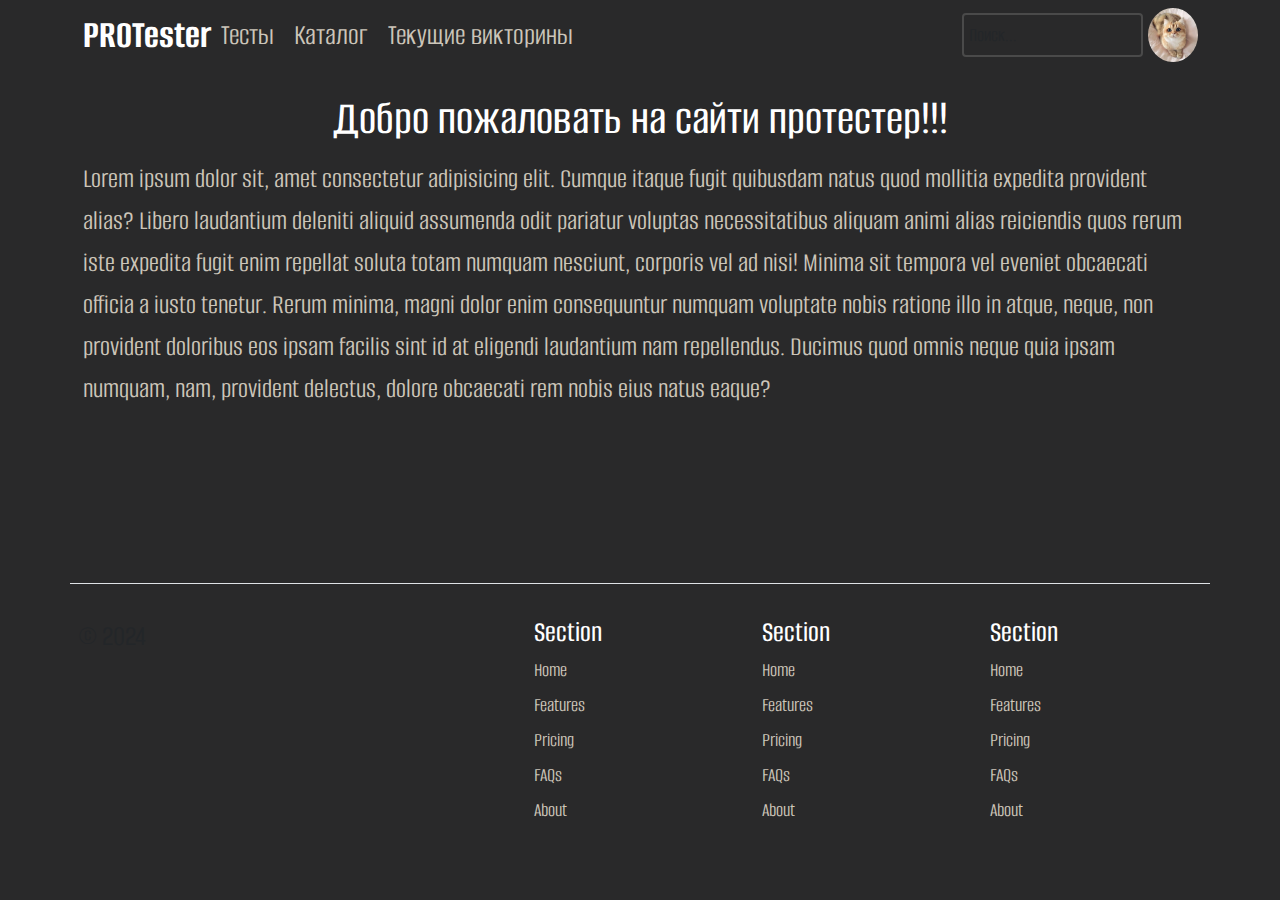
<file: assets/index.html>
<!DOCTYPE html>
<html lang="en">
<head>
    <meta charset="utf-8">
    <meta name="viewport" content="width=device-width, initial-scale=1">

    <link rel="stylesheet" href="../css/reset.css" />
    <link rel="stylesheet" href="../css/bootstrap.min.css" />
    <link rel="stylesheet" href="../css/fonts.css" />
    <link rel="stylesheet" href="../css/base.css" />
    <link rel="stylesheet" href="../css/components.css" />
    <link rel="stylesheet" href="../css/index.css">
    <link rel="stylesheet" href="../css/stylesheet.css">
    <link rel="icon" href="img/favicon.ico" type="image">

    
    <title>PROTester</title>
</head>

<body class="dark">
    <header class="container p-2">
        <div class="container">
            <div class="d-flex flex-wrap align-items-center justify-content-center justify-content-lg-start">
            <a href="#" class="text-decoration-none align-items-center mb-2 mb-lg-0 fw-bold" style="color: white; font-size: 4rem;">
                PROTester
            </a>
        
            <ul class="nav col-12 col-lg-auto me-lg-auto mb-2 justify-content-center mb-md-0">
                <li><a href="#" class="custom-link nav-link nav-a ">Тесты</a></li>
                <li><a href="#" class="custom-link nav-link nav-a ">Каталог</a></li>
                <li><a href="#" class="custom-link nav-link nav-a ">Текущие викторины</a></li>
            </ul>
        
            <form class="col-12 col-lg-auto mb-3 mb-lg-0 me-lg-3" role="search">
                <input type="search" class="form-control custom-search" placeholder="Поиск...">
            </form>

            <a class="profile-link" href="#"><img class="img-link" src="../img/default.png" alt="user image"></a>        
            </div>
        </div>
    </header>

    <main class="container">
        <h1 class="col-lg-auto col-12">Добро пожаловать на сайти протестер!!!</h1>
        <p class="p-2 col-lg-auto col-12">Lorem ipsum dolor sit, amet consectetur adipisicing elit. Cumque itaque fugit quibusdam natus quod mollitia expedita provident alias? Libero laudantium deleniti aliquid assumenda odit pariatur voluptas necessitatibus aliquam animi alias reiciendis quos rerum iste expedita fugit enim repellat soluta totam numquam nesciunt, corporis vel ad nisi! Minima sit tempora vel eveniet obcaecati officia a iusto tenetur. Rerum minima, magni dolor enim consequuntur numquam voluptate nobis ratione illo in atque, neque, non provident doloribus eos ipsam facilis sint id at eligendi laudantium nam repellendus. Ducimus quod omnis neque quia ipsam numquam, nam, provident delectus, dolore obcaecati rem nobis eius natus eaque?</p>

    </main>

    <footer class="container">
        <div class="row row-cols-1 row-cols-sm-2 row-cols-md-5 py-5 my-5 border-top">
                      <div class="col mb-3">

            <p class="text-body-secondary">© 2024</p>
          </div>
      
          <div class="col mb-3">
      
          </div>
      
          <div class="col mb-3">
            <h5>Section</h5>
            <ul class="nav flex-column fs-2">
              <li class="nav-item mb-2"><a href="#" class="custom-link nav-link p-0">Home</a></li>
              <li class="nav-item mb-2"><a href="#" class="custom-link nav-link p-0">Features</a></li>
              <li class="nav-item mb-2"><a href="#" class="custom-link nav-link p-0">Pricing</a></li>
              <li class="nav-item mb-2"><a href="#" class="custom-link nav-link p-0">FAQs</a></li>
              <li class="nav-item mb-2"><a href="#" class="custom-link nav-link p-0">About</a></li>
            </ul>
          </div>
      
          <div class="col mb-3">
            <h5>Section</h5>
            <ul class="nav flex-column fs-2">
              <li class="nav-item mb-2"><a href="#" class="custom-link nav-link p-0">Home</a></li>
              <li class="nav-item mb-2"><a href="#" class="custom-link nav-link p-0">Features</a></li>
              <li class="nav-item mb-2"><a href="#" class="custom-link nav-link p-0">Pricing</a></li>
              <li class="nav-item mb-2"><a href="#" class="custom-link nav-link p-0">FAQs</a></li>
              <li class="nav-item mb-2"><a href="#" class="custom-link nav-link p-0">About</a></li>
            </ul>
          </div>
      
          <div class="col mb-3">
            <h5>Section</h5>
            <ul class="nav flex-column fs-2">
              <li class="nav-item mb-2"><a href="#" class="custom-link nav-link p-0">Home</a></li>
              <li class="nav-item mb-2"><a href="#" class="custom-link nav-link p-0">Features</a></li>
              <li class="nav-item mb-2"><a href="#" class="custom-link nav-link p-0">Pricing</a></li>
              <li class="nav-item mb-2"><a href="#" class="custom-link nav-link p-0">FAQs</a></li>
              <li class="nav-item mb-2"><a href="#" class="custom-link nav-link p-0">About</a></li>
            </ul>
          </div>
        </div>
    </footer>

    <script src="../js/bootstrap.bundle.min.js"></script>

  </body>
</html>
</file>
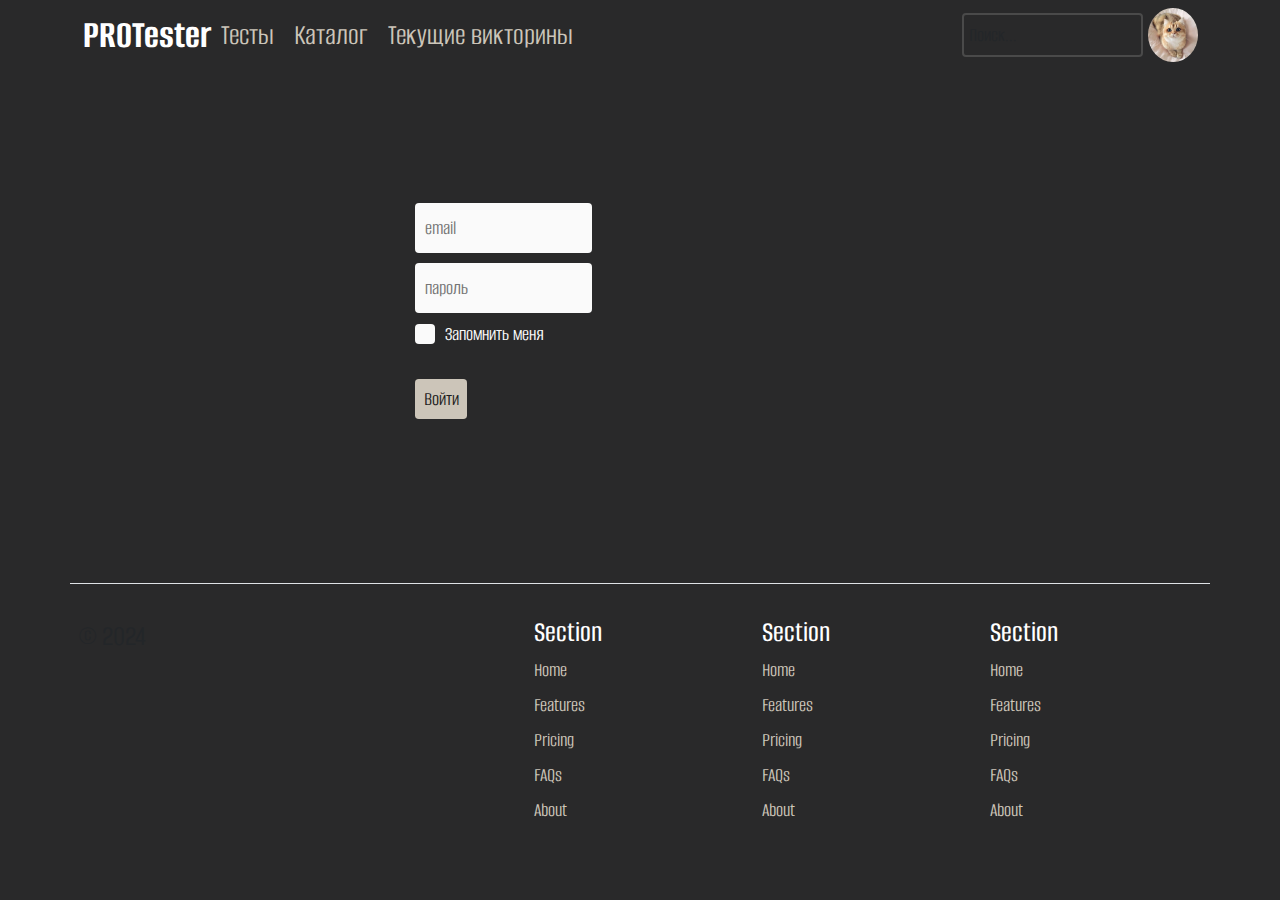
<file: assets/login.html>
<!DOCTYPE html>
<html lang="en">
<head>
    <meta charset="UTF-8">
    <meta name="viewport" content="width=device-width, initial-scale=1.0">
    <link rel="stylesheet" href="../css/reset.css" />
    <link rel="stylesheet" href="../css/bootstrap.min.css" />
    <link rel="stylesheet" href="../css/fonts.css" />
    <link rel="stylesheet" href="../css/base.css" />
    <link rel="stylesheet" href="../css/components.css" />
    <link rel="stylesheet" href="../css/index.css">
    <link rel="stylesheet" href="../css/stylesheet.css">
    <title>Login</title>
</head>
<body class="dark">
    <header class="container p-2">
        <div class="container">
            <div class="d-flex flex-wrap align-items-center justify-content-center justify-content-lg-start">
            <a href="#" class="text-decoration-none align-items-center mb-2 mb-lg-0 fw-bold" style="color: white; font-size: 4rem;">
                PROTester
            </a>
        
            <ul class="nav col-12 col-lg-auto me-lg-auto mb-2 justify-content-center mb-md-0">
                <li><a href="#" class="custom-link nav-link nav-a ">Тесты</a></li>
                <li><a href="#" class="custom-link nav-link nav-a ">Каталог</a></li>
                <li><a href="#" class="custom-link nav-link nav-a ">Текущие викторины</a></li>
            </ul>
        
            <form class="col-12 col-lg-auto mb-3 mb-lg-0 me-lg-3" role="search">
                <input type="search" class="form-control custom-search" placeholder="Поиск...">
            </form>

            <a class="profile-link" href="#"><img class="img-link" src="../img/default.png" alt="user image"></a>        
            </div>
        </div>
    </header>

    <main class="container register-form">
        <div class="form-container d-flex justify-content-center align-items-center">
            <form>
                <div class="mb-3">
                    <input type="email" class="custom-input" id="inputEmail" placeholder="email">
                </div>
                <div class="mb-3">
                    <input type="password" class="custom-input" placeholder="пароль">
                </div>
                <div class="mb-3 checkbox-question-container">
                  <label class="w-100"> 
                    <input type="checkbox">
                    <span class="justify-content-lg-start">Запомнить меня</span>
                  </label>
                </div>
                <button type="submit" class="btn form-btn">Войти</button>
            </form>
        </div>

    </main>

    <footer class="container">
        <div class="row row-cols-1 row-cols-sm-2 row-cols-md-5 py-5 my-5 border-top">
                      <div class="col mb-3">

            <p class="text-body-secondary">© 2024</p>
          </div>
      
          <div class="col mb-3">
      
          </div>
      
          <div class="col mb-3">
            <h5>Section</h5>
            <ul class="nav flex-column fs-2">
              <li class="nav-item mb-2"><a href="#" class="custom-link nav-link p-0">Home</a></li>
              <li class="nav-item mb-2"><a href="#" class="custom-link nav-link p-0">Features</a></li>
              <li class="nav-item mb-2"><a href="#" class="custom-link nav-link p-0">Pricing</a></li>
              <li class="nav-item mb-2"><a href="#" class="custom-link nav-link p-0">FAQs</a></li>
              <li class="nav-item mb-2"><a href="#" class="custom-link nav-link p-0">About</a></li>
            </ul>
          </div>
      
          <div class="col mb-3">
            <h5>Section</h5>
            <ul class="nav flex-column fs-2">
              <li class="nav-item mb-2"><a href="#" class="custom-link nav-link p-0">Home</a></li>
              <li class="nav-item mb-2"><a href="#" class="custom-link nav-link p-0">Features</a></li>
              <li class="nav-item mb-2"><a href="#" class="custom-link nav-link p-0">Pricing</a></li>
              <li class="nav-item mb-2"><a href="#" class="custom-link nav-link p-0">FAQs</a></li>
              <li class="nav-item mb-2"><a href="#" class="custom-link nav-link p-0">About</a></li>
            </ul>
          </div>
      
          <div class="col mb-3">
            <h5>Section</h5>
            <ul class="nav flex-column fs-2">
              <li class="nav-item mb-2"><a href="#" class="custom-link nav-link p-0">Home</a></li>
              <li class="nav-item mb-2"><a href="#" class="custom-link nav-link p-0">Features</a></li>
              <li class="nav-item mb-2"><a href="#" class="custom-link nav-link p-0">Pricing</a></li>
              <li class="nav-item mb-2"><a href="#" class="custom-link nav-link p-0">FAQs</a></li>
              <li class="nav-item mb-2"><a href="#" class="custom-link nav-link p-0">About</a></li>
            </ul>
          </div>
        </div>
    </footer>

    <script src="../js/bootstrap.bundle.min.js"></script>
</body>
</html>
</file>
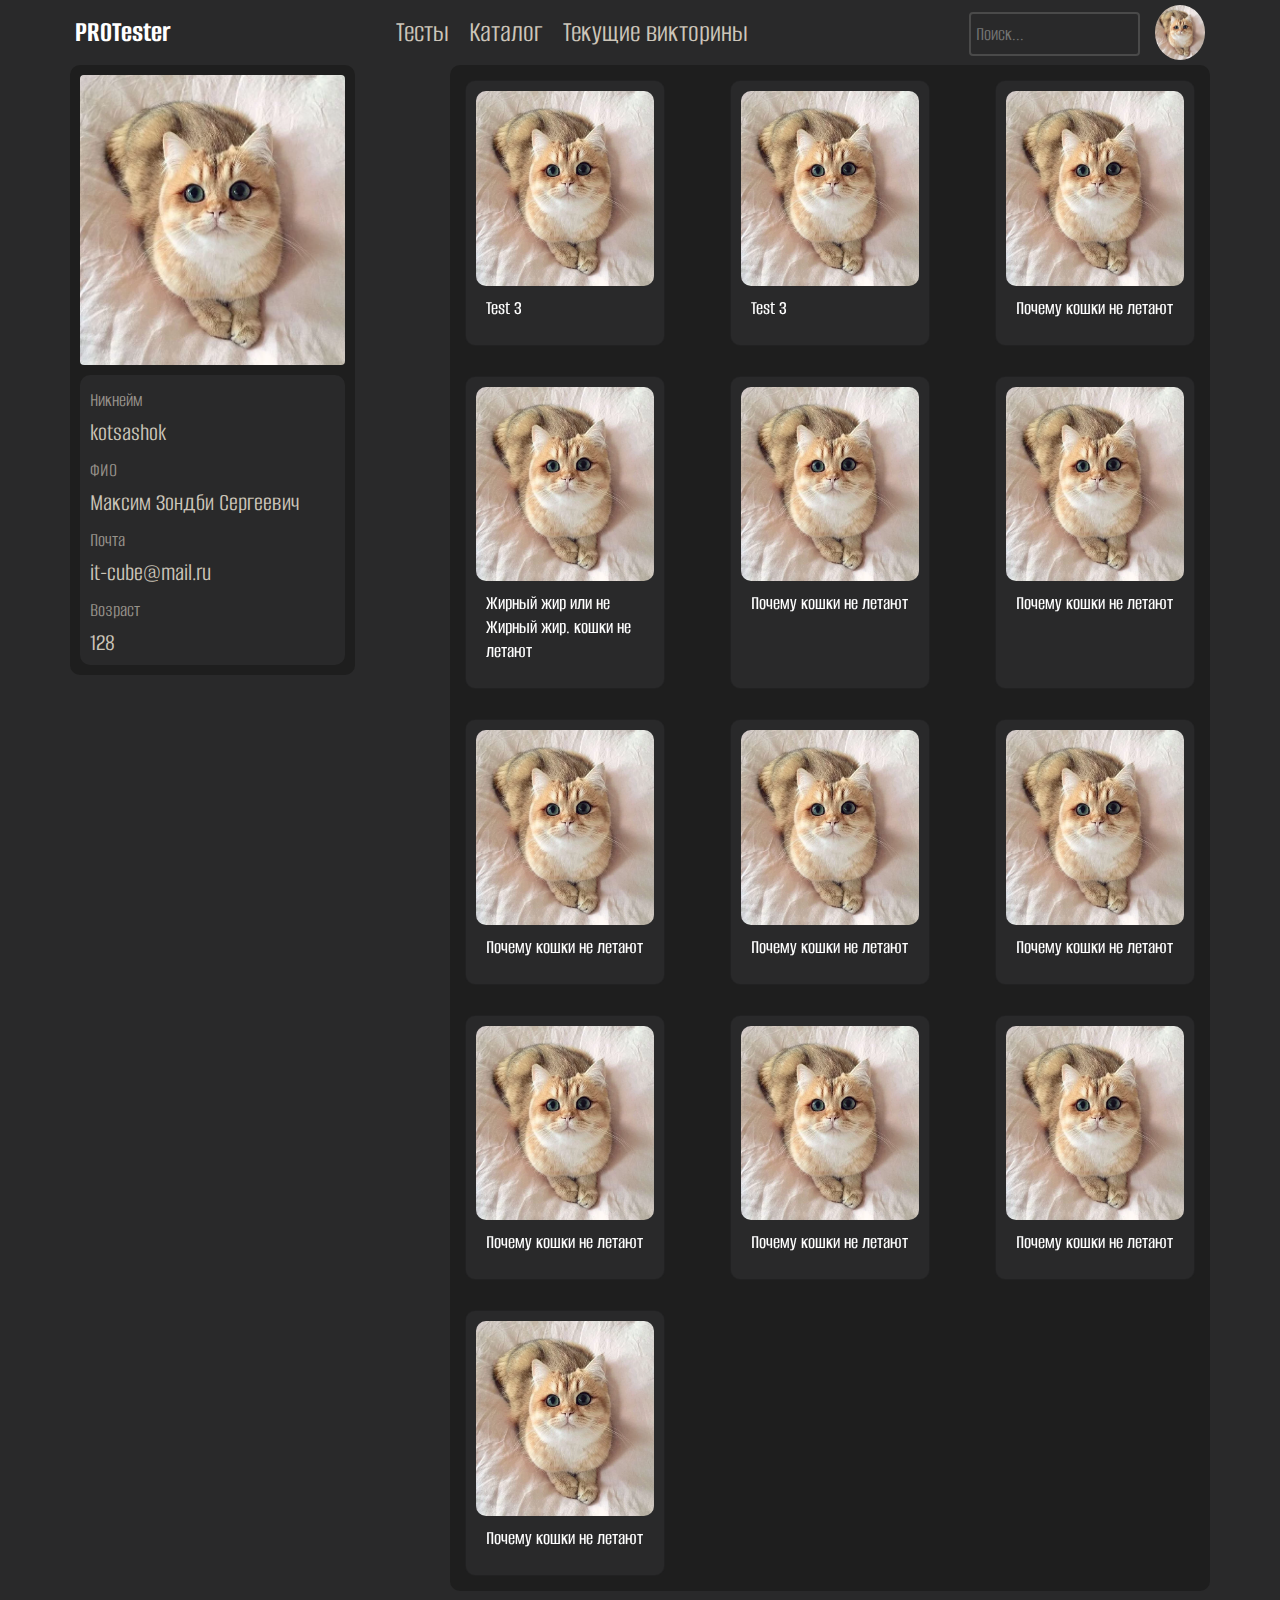
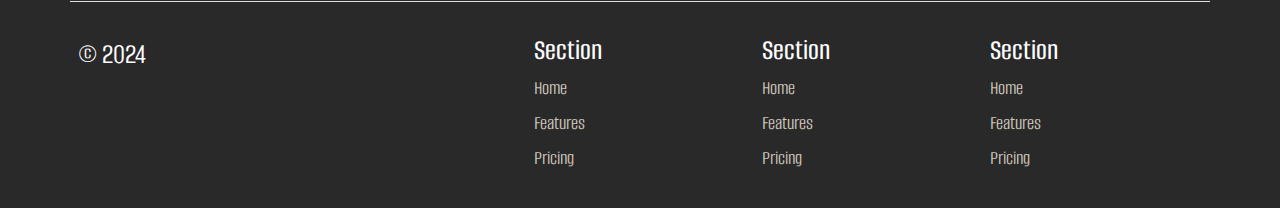
<file: assets/profile.html>
<!DOCTYPE html>
<html lang="en">
<head>
    <meta charset="UTF-8">
    <meta name="viewport" content="width=device-width, initial-scale=1.0">

    <link rel="stylesheet" href="../css/reset.css" />
    <link rel="stylesheet" href="../css/bootstrap.min.css" />
    <link rel="stylesheet" href="../css/fonts.css" />
    <link rel="stylesheet" href="../css/base.css" />
    <link rel="stylesheet" href="../css/components.css" />
    <link rel="stylesheet" href="../css/index.css">
    <link rel="stylesheet" href="../css/stylesheet.css">
    <link rel="icon" href="img/favicon.ico" type="image">

    <title>Profile</title>
</head>
<body class="dark">
    <header class="container p-2">
        <div class="d-flex flex-wrap align-items-center justify-content-between">
        <a href="#" class="text-decoration-none align-items-center mb-2 mb-lg-0 fw-bold me-3" style="color: white;">
            PROTester
        </a>
    
        <ul class="nav justify-content-center align-items-center">
            <li><a href="#" class="custom-link nav-link nav-a ">Тесты</a></li>
            <li><a href="#" class="custom-link nav-link nav-a ">Каталог</a></li>
            <li><a href="#" class="custom-link nav-link nav-a ">Текущие викторины</a></li>
        </ul>
        
            <div class="d-flex align-items-center">
            <form class="col-12 col-lg-auto mb-3 mb-lg-0 me-lg-3" role="search">
                <input type="search" class="custom-search" placeholder="Поиск...">
            </form>
    
            <a class="profile-link" href="#"><img class="img-link" src="../img/default.png" alt="user image"></a>        
            </div>
        </div>
    </header>

    <main class="container">
         <div class="row mb-3">
            <div class="profile-card col-12 col-md-3 p-3">
                <img src="../img/default.png" class="profile-img">

                <div class="profile-info">
                    <span>Никнейм</span>
                    <p>kotsashok</p>
                    <span>ФИО</span>
                    <p>Максим Зондби Сергеевич</p>
                    <span>Почта</span>
                    <p>it-cube@mail.ru</p>
                    <span>Возраст</span>
                    <p>128</p>
                
                </div>
            </div>
    
            <div class="fix-h completed-tests col-12 col-md-8 offset-md-1">
                <div class="completed-cards cards row">
                    <div class="card col-3 my-4 p-3">
                        <img class="w-100" src="../img/default.png" alt="Card image cap">
                        <div class="card-body">
                          <h5 class="card-h5-profile">Test 3</h5>
                        </div>

                        <div class="overlay">
                            <a href="#" class="btn completed-card-btn">Результаты</a>
                        </div>
                      </div>

                      <div class="card col-3 my-4 p-3">
                        <img class="w-100" src="../img/default.png" alt="Card image cap">
                        <div class="card-body">
                          <h5 class="card-h5-profile">Test 3</h5>
                        </div>

                        <div class="overlay">
                            <a href="#" class="btn completed-card-btn">Результаты</a>
                        </div>
                      </div>

                      <div class="card col-3 my-4 p-3">
                        <img class="w-100" src="../img/default.png" alt="Card image cap">
                        <div class="card-body">
                          <h5 class="card-h5-profile">Почему кошки не летают</h5>
                        </div>

                        <div class="overlay">
                            <a href="#" class="btn card-btn">Результаты</a>
                        </div>
                      </div>

                      <div class="card col-3 my-4 p-3">
                        <img class="w-100" src="../img/default.png" alt="Card image cap">
                        <div class="card-body">
                          <h5 class="card-h5-profile">Жирный жир или не Жирный жир. кошки не летают</h5>
                        </div>

                        <div class="overlay">
                            <a href="#" class="btn completed-card-btn">Результаты</a>
                        </div>
                      </div>

                      <div class="card col-3 my-4 p-3">
                        <img class="w-100" src="../img/default.png" alt="Card image cap">
                        <div class="card-body">
                          <h5 class="card-h5-profile">Почему кошки не летают</h5>
                        </div>

                        <div class="overlay">
                            <a href="#" class="btn completed-card-btn">Результаты</a>
                        </div>
                      </div>

                      <div class="card col-3 my-4 p-3">
                        <img class="w-100" src="../img/default.png" alt="Card image cap">
                        <div class="card-body">
                          <h5 class="card-h5-profile">Почему кошки не летают</h5>
                        </div>

                        <div class="overlay">
                            <a href="#" class="btn completed-card-btn">Результаты</a>
                        </div>
                      </div>

                      <div class="card col-3 my-4 p-3">
                        <img class="w-100" src="../img/default.png" alt="Card image cap">
                        <div class="card-body">
                          <h5 class="card-h5-profile">Почему кошки не летают</h5>
                        </div>

                        <div class="overlay">
                            <a href="#" class="btn completed-card-btn">Результаты</a>
                        </div>
                      </div>

                      <div class="card col-3 my-4 p-3">
                        <img class="w-100" src="../img/default.png" alt="Card image cap">
                        <div class="card-body">
                          <h5 class="card-h5-profile">Почему кошки не летают</h5>
                        </div>

                        <div class="overlay">
                            <a href="#" class="btn completed-card-btn">Результаты</a>
                        </div>
                      </div>

                      <div class="card col-3 my-4 p-3">
                        <img class="w-100" src="../img/default.png" alt="Card image cap">
                        <div class="card-body">
                          <h5 class="card-h5-profile">Почему кошки не летают</h5>
                        </div>

                        <div class="overlay">
                            <a href="#" class="btn completed-card-btn">Результаты</a>
                        </div>
                      </div>

                      <div class="card col-3 my-4 p-3">
                        <img class="w-100" src="../img/default.png" alt="Card image cap">
                        <div class="card-body">
                          <h5 class="card-h5-profile">Почему кошки не летают</h5>
                        </div>

                        <div class="overlay">
                            <a href="#" class="btn completed-card-btn">Результаты</a>
                        </div>
                      </div>

                      <div class="card col-3 my-4 p-3">
                        <img class="w-100" src="../img/default.png" alt="Card image cap">
                        <div class="card-body">
                          <h5 class="card-h5-profile">Почему кошки не летают</h5>
                        </div>

                        <div class="overlay">
                            <a href="#" class="btn completed-card-btn">Результаты</a>
                        </div>
                      </div>

                      <div class="card col-3 my-4 p-3">
                        <img class="w-100" src="../img/default.png" alt="Card image cap">
                        <div class="card-body">
                          <h5 class="card-h5-profile">Почему кошки не летают</h5>
                        </div>

                        <div class="overlay">
                            <a href="#" class="btn completed-card-btn">Результаты</a>
                        </div>
                      </div>

                      <div class="card col-3 my-4 p-3">
                        <img class="w-100" src="../img/default.png" alt="Card image cap">
                        <div class="card-body">
                          <h5 class="card-h5-profile">Почему кошки не летают</h5>
                        </div>

                        <div class="overlay">
                            <a href="#" class="btn completed-card-btn">Результаты</a>
                        </div>
                      </div>
                </div>
            </div>
         </div>   

    </main>
    

    <footer class="container">
        <div class="row row-cols-1 row-cols-sm-2 row-cols-md-5 py-5 border-top">
            <div class="col">
                <p style="color: white;">© 2024</p>
            </div>
            <div class="col">
        
            </div>
        
            <div class="col">
                <h5>Section</h5>
                <ul class="nav flex-column fs-2">
                <li class="nav-item mb-2"><a href="#" class="custom-link nav-link p-0">Home</a></li>
                <li class="nav-item mb-2"><a href="#" class="custom-link nav-link p-0">Features</a></li>
                <li class="nav-item mb-2"><a href="#" class="custom-link nav-link p-0">Pricing</a></li>
                </ul>
            </div>
        
            <div class="col">
                <h5>Section</h5>
                <ul class="nav flex-column fs-2">
                <li class="nav-item mb-2"><a href="#" class="custom-link nav-link p-0">Home</a></li>
                <li class="nav-item mb-2"><a href="#" class="custom-link nav-link p-0">Features</a></li>
                <li class="nav-item mb-2"><a href="#" class="custom-link nav-link p-0">Pricing</a></li>
                </ul>
            </div>
        
            <div class="col">
                <h5>Section</h5>
                <ul class="nav flex-column fs-2">
                <li class="nav-item mb-2"><a href="#" class="custom-link nav-link p-0">Home</a></li>
                <li class="nav-item mb-2"><a href="#" class="custom-link nav-link p-0">Features</a></li>
                <li class="nav-item mb-2"><a href="#" class="custom-link nav-link p-0">Pricing</a></li>
                </ul>
            </div>
            </div>
    </footer>
    
    <script src="../js/bootstrap.bundle.min.js"></script>
</body>
</html>
</file>
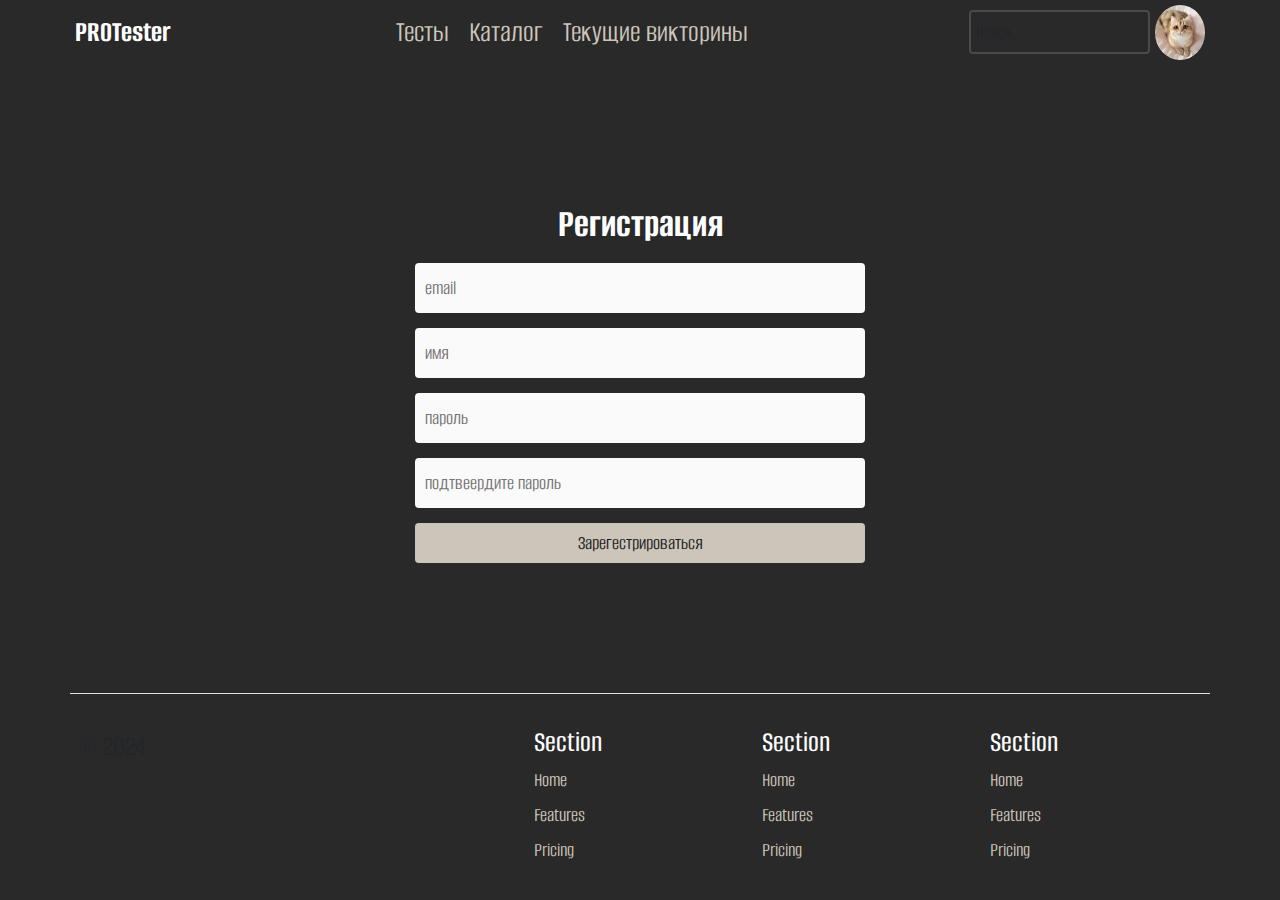
<file: assets/registration.html>
<!DOCTYPE html>
<html lang="en">
<head>
    <meta charset="UTF-8">
    <meta name="viewport" content="width=device-width, initial-scale=1.0">
    <link rel="stylesheet" href="../css/reset.css" />
    <link rel="stylesheet" href="../css/bootstrap.min.css" />
    <link rel="stylesheet" href="../css/fonts.css" />
    <link rel="stylesheet" href="../css/base.css" />
    <link rel="stylesheet" href="../css/components.css" />
    <link rel="stylesheet" href="../css/index.css">
    <link rel="stylesheet" href="../css/stylesheet.css">
    <title>Registration</title>
</head>
<body class="dark">
  <header class="container p-2">
    <div class="d-flex flex-wrap align-items-center justify-content-between">
    <a href="#" class="text-decoration-none align-items-center mb-2 mb-lg-0 fw-bold me-3" style="color: white;">
        PROTester
    </a>

    <ul class="nav justify-content-center align-items-center">
        <li><a href="#" class="custom-link nav-link nav-a ">Тесты</a></li>
        <li><a href="#" class="custom-link nav-link nav-a ">Каталог</a></li>
        <li><a href="#" class="custom-link nav-link nav-a ">Текущие викторины</a></li>
    </ul>
    
      <div class="d-flex align-items-center">
      <form class="col-12 col-lg-auto mb-3 mb-lg-0 me-lg-3" role="search">
          <input type="search" class="form-control custom-search" placeholder="Поиск...">
      </form>

      <a class="profile-link" href="#"><img class="img-link" src="../img/default.png" alt="user image"></a>        
      </div>
    </div>
</header>

    <main class="container register-form my-3">
        <div class="form-container d-flex justify-content-center align-items-center">
            <form>
                <div class="mb-3">
                    <h1 class="fw-bold text-center my-4" style="font-size: 4rem;">Регистрация</h1>
                    <div class="d-grid gap-2">
                        <input type="email" class="custom-input mb-3" placeholder="email">
                        <input type="text" class="custom-input mb-3" placeholder="имя">
                        <input type="password" class="custom-input mb-3" placeholder="пароль">
                        <input type="password" class="custom-input mb-3" placeholder="подтвеердите пароль">
                        <button type="submit" class="btn form-btn">Зарегестрироваться</button>
                    </div>
                </div>
            </form>
        </div>

    </main>

    <footer class="container">
    <div class="row row-cols-1 row-cols-sm-2 row-cols-md-5 py-5 border-top">
        <div class="col">
            <p class="text-body-secondary">© 2024</p>
        </div>
          <div class="col">
      
          </div>
      
          <div class="col">
            <h5>Section</h5>
            <ul class="nav flex-column fs-2">
              <li class="nav-item mb-2"><a href="#" class="custom-link nav-link p-0">Home</a></li>
              <li class="nav-item mb-2"><a href="#" class="custom-link nav-link p-0">Features</a></li>
              <li class="nav-item mb-2"><a href="#" class="custom-link nav-link p-0">Pricing</a></li>
            </ul>
          </div>
      
          <div class="col">
            <h5>Section</h5>
            <ul class="nav flex-column fs-2">
              <li class="nav-item mb-2"><a href="#" class="custom-link nav-link p-0">Home</a></li>
              <li class="nav-item mb-2"><a href="#" class="custom-link nav-link p-0">Features</a></li>
              <li class="nav-item mb-2"><a href="#" class="custom-link nav-link p-0">Pricing</a></li>
            </ul>
          </div>
      
          <div class="col">
            <h5>Section</h5>
            <ul class="nav flex-column fs-2">
              <li class="nav-item mb-2"><a href="#" class="custom-link nav-link p-0">Home</a></li>
              <li class="nav-item mb-2"><a href="#" class="custom-link nav-link p-0">Features</a></li>
              <li class="nav-item mb-2"><a href="#" class="custom-link nav-link p-0">Pricing</a></li>
            </ul>
          </div>
        </div>
    </footer>

    <script src="../js/bootstrap.bundle.min.js"></script>
</body>
</html>
</file>
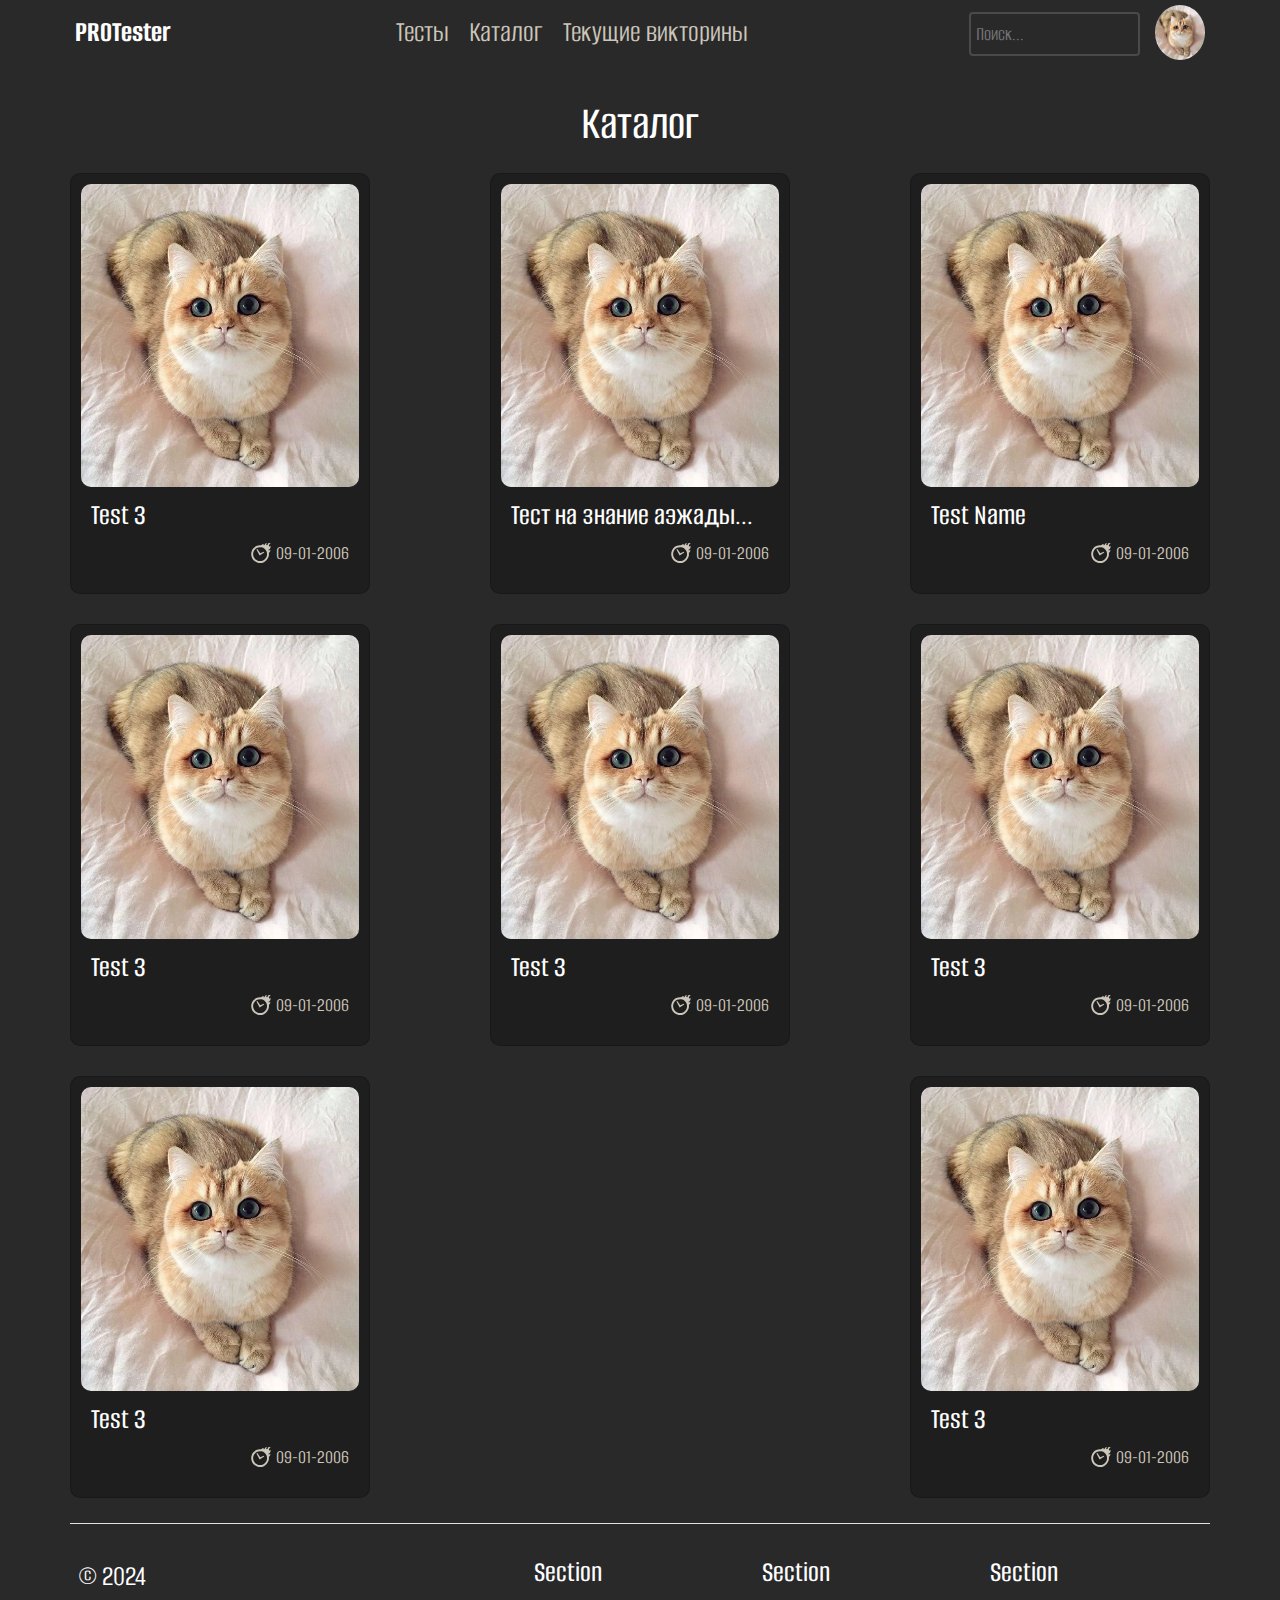
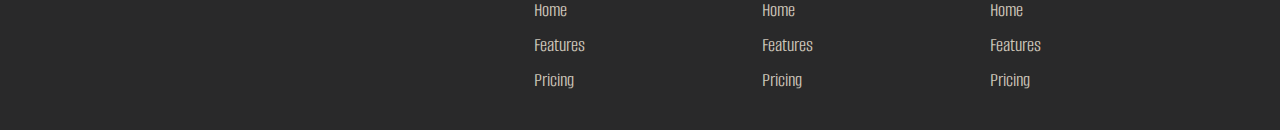
<file: assets/tests_page.html>
<!DOCTYPE html>
<html lang="en">
<head>
    <meta charset="UTF-8">
    <meta name="viewport" content="width=device-width, initial-scale=1.0">
    <link rel="stylesheet" href="../css/reset.css" />
    <link rel="stylesheet" href="../css/bootstrap.min.css" />
    <link rel="stylesheet" href="../css/fonts.css" />
    <link rel="stylesheet" href="../css/base.css" />
    <link rel="stylesheet" href="../css/components.css" />
    <link rel="stylesheet" href="../css/index.css">
    <link rel="stylesheet" href="../css/stylesheet.css">
    <title>Tests Page</title>
</head>
<body class="dark">
  <header class="container p-2">
    <div class="d-flex flex-wrap align-items-center justify-content-between">
    <a href="#" class="text-decoration-none align-items-center mb-2 mb-lg-0 fw-bold me-3" style="color: white;">
        PROTester
    </a>

    <ul class="nav justify-content-center align-items-center">
        <li><a href="#" class="custom-link nav-link nav-a ">Тесты</a></li>
        <li><a href="#" class="custom-link nav-link nav-a ">Каталог</a></li>
        <li><a href="#" class="custom-link nav-link nav-a ">Текущие викторины</a></li>
    </ul>
    
      <div class="d-flex align-items-center">
      <form class="col-12 col-lg-auto mb-3 mb-lg-0 me-lg-3" role="search">
          <input type="search" class="custom-search" placeholder="Поиск...">
      </form>

      <a class="profile-link" href="#"><img class="img-link" src="../img/default.png" alt="user image"></a>        
      </div>
    </div>
  </header>

    <main class="container my-3">
        <h1>Каталог</h1>
        <div class="cards row">

          <div class="card col-3 my-4 p-3 position-relative">
            <img class="w-100" src="../img/default.png" alt="Card image cap">
            <div class="card-body">
              <h5>Test 3</h5>
              <p class="svg-text-container fs-2">
                <img class="svg-image" src="../img/deadline-svgrepo-com.svg">
                09-01-2006
              </p>

              <div class="overlay">
                  <a href="#" class="btn card-btn">Перейти</a>
              </div>

            </div>
          </div>
          
          <div class="card col-3 my-4 p-3 position-relative">
            <img class="w-100" src="../img/default.png" alt="Card image cap">
            <div class="card-body">
              <h5>Тест на знание аэжады...</h5>
              <p class="svg-text-container fs-2">
                <img class="svg-image" src="../img/deadline-svgrepo-com.svg">
                09-01-2006
              </p>

              <div class="overlay">
                  <a href="#" class="btn card-btn">Перейти</a>
              </div>

            </div>
          </div>

          <div class="card col-3 my-4 p-3 position-relative">
            <img class="w-100" src="../img/default.png" alt="Card image cap">
            <div class="card-body">
              <h5>Test Name</h5>
              <p class="svg-text-container fs-2">
                <img class="svg-image" src="../img/deadline-svgrepo-com.svg">
                09-01-2006
              </p>
              <div class="overlay">
                  <a href="#" class="btn card-btn">Перейти</a>
              </div>
            </div>
          </div>

          <div class="card col-3 my-4 p-3 position-relative">
            <img class="w-100" src="../img/default.png" alt="Card image cap">
            <div class="card-body">
              <h5>Test 3</h5>
              <p class="svg-text-container fs-2">
                <img class="svg-image" src="../img/deadline-svgrepo-com.svg">
                09-01-2006
              </p>

              <div class="overlay">
                  <a href="#" class="btn card-btn">Перейти</a>
              </div>

            </div>
          </div>

          <div class="card col-3 my-4 p-3 position-relative">
            <img class="w-100" src="../img/default.png" alt="Card image cap">
            <div class="card-body">
              <h5>Test 3</h5>
              <p class="svg-text-container fs-2">
                <img class="svg-image" src="../img/deadline-svgrepo-com.svg">
                09-01-2006
              </p>

              <div class="overlay">
                  <a href="#" class="btn card-btn">Перейти</a>
              </div>

            </div>
          </div>

          <div class="card col-3 my-4 p-3 position-relative">
            <img class="w-100" src="../img/default.png" alt="Card image cap">
            <div class="card-body">
              <h5>Test 3</h5>
              <p class="svg-text-container fs-2">
                <img class="svg-image" src="../img/deadline-svgrepo-com.svg">
                09-01-2006
              </p>

              <div class="overlay">
                  <a href="#" class="btn card-btn">Перейти</a>
              </div>

            </div>
          </div>

          <div class="card col-3 my-4 p-3 position-relative">
            <img class="w-100" src="../img/default.png" alt="Card image cap">
            <div class="card-body">
              <h5>Test 3</h5>
              <p class="svg-text-container fs-2">
                <img class="svg-image" src="../img/deadline-svgrepo-com.svg">
                09-01-2006
              </p>

              <div class="overlay">
                  <a href="#" class="btn card-btn">Перейти</a>
              </div>

            </div>
          </div>
          
          <div class="card col-3 my-4 p-3 position-relative">
            <img class="w-100" src="../img/default.png" alt="Card image cap">
            <div class="card-body">
              <h5>Test 3</h5>
              <p class="svg-text-container fs-2">
                <img class="svg-image" src="../img/deadline-svgrepo-com.svg">
                09-01-2006
              </p>

              <div class="overlay">
                  <a href="#" class="btn card-btn">Перейти</a>
              </div>

            </div>
          </div>

              
        </div>
    </main>

    <footer class="container">
      <div class="row row-cols-1 row-cols-sm-2 row-cols-md-5 py-5 border-top">
          <div class="col">
              <p style="color: white;">© 2024</p>
          </div>
            <div class="col">
        
            </div>
        
            <div class="col">
              <h5>Section</h5>
              <ul class="nav flex-column fs-2">
                <li class="nav-item mb-2"><a href="#" class="custom-link nav-link p-0">Home</a></li>
                <li class="nav-item mb-2"><a href="#" class="custom-link nav-link p-0">Features</a></li>
                <li class="nav-item mb-2"><a href="#" class="custom-link nav-link p-0">Pricing</a></li>
              </ul>
            </div>
        
            <div class="col">
              <h5>Section</h5>
              <ul class="nav flex-column fs-2">
                <li class="nav-item mb-2"><a href="#" class="custom-link nav-link p-0">Home</a></li>
                <li class="nav-item mb-2"><a href="#" class="custom-link nav-link p-0">Features</a></li>
                <li class="nav-item mb-2"><a href="#" class="custom-link nav-link p-0">Pricing</a></li>
              </ul>
            </div>
        
            <div class="col">
              <h5>Section</h5>
              <ul class="nav flex-column fs-2">
                <li class="nav-item mb-2"><a href="#" class="custom-link nav-link p-0">Home</a></li>
                <li class="nav-item mb-2"><a href="#" class="custom-link nav-link p-0">Features</a></li>
                <li class="nav-item mb-2"><a href="#" class="custom-link nav-link p-0">Pricing</a></li>
              </ul>
            </div>
          </div>
    </footer>

    <script src="../js/bootstrap.bundle.min.js"></script>
    
</body>
</html>
</file>
<file: css/fonts.css>
@import url('https://fonts.googleapis.com/css2?family=Alumni+Sans:ital,wght@0,100..900;1,100..900&display=swap')
</file>
<file: css/base.css>
:root {
  --dark-bg: #1e1e1e;
  --dark-bg-lighten: #29292a;
  --dark-link: #e7e3dc;
  --dark-text: #fafafa;
  --dark-red-btn:#bb201e;
  --dark-blue-btn:#305cbb;
  --dark-green-btn:#64a52f;
  --dark-focus-outline: #EB5E28;
  --dark-focus-input: #1f6feb;
  --font-family: "Alumni Sans", sans-serif;
  --border-radius: 4px;
  --screen-pixel: calc(1vw + 1vh);
}


* {
    margin: 0;
    padding: 0;
    box-sizing: border-box;
}

html {
    scroll-behavior: smooth;
    font-family: var(--font-family) !important;
    font-size: 10px;
}
</file>
<file: css/components.css>
.button {
  font-family: var(--font-family);
  text-decoration: none;
  color: var(--dark-text);
  padding: 0.5rem 1.6rem;
  text-transform: uppercase;
  font-size: 2rem;
  transition: all 0.3s ease;
  display: inline-block;
  border-radius: var(--border-radius);
  outline: 1px solid transparent;
}


.control-button {
  background-color: var(--dark-bg-lighten);
  border: 1px solid var(--dark-text);
}

.red-button {
  background-color: var(--dark-red-btn);
  border: 1px solid var(--dark-red-btn);
}

.red-button:hover{
  color: var(--dark-red-btn);
}

.blue-button {
  background-color: var(--dark-blue-btn);
  border: 1px solid var(--dark-blue-btn);
}

.blue-button:hover{
  color: var(--dark-blue-btn);
}

.green-button {
  background-color: var(--dark-green-btn);
  border: 1px solid var(--dark-green-btn);
}

.green-button:hover{
  color: var(--dark-green-btn);
}

.button:hover {
  background-color: transparent;
}

.button:active {
  background-color: transparent;
}

.button:focus {
  background-color: transparent;
  outline: 1px solid var(--dark-focus-outline);
}
</file>
<file: css/index.css>
* {
  transition: all 0.3s ease;
  user-select: none;
}

/* @media (prefers-color-scheme: light) {
  :root {
    --background-color: #222222;
    --text-color: #ffffff;
    --accent-color: #00a7ff;
  }
} */
body.light-theme {
  --dark-bg: #fafafa;
  --dark-bg-lighten: #e7e3dc;
  --dark-link: #29292a;
  --dark-text: #1e1e1e;
}

.test-main {
  display: flex;
  flex-direction: column;
  background-color: var(--dark-bg);
  padding: 1rem;
}

.test-controls {
  display: flex;
  justify-content: end;
  align-items: center;
  padding-bottom: 1rem;
  height: 5rem;
}

.test-container {
  flex-grow: 1;
  display: flex;
  border-radius: var(--border-radius);
  height: calc(100vh - 7rem);
}

.test-nav {
  padding: 1rem 1rem 1rem 1rem;
  overflow-y: scroll;
  overflow-x: hidden;
}

/* scroll styles */
/* Works on Firefox */
.test-nav {
  margin-right: 0.5rem;
  scrollbar-width: 0.8rem;
  scrollbar-color: var(--dark-focus-outline);
}

/* Works on Chrome, Edge, and Safari */
.test-nav::-webkit-scrollbar {
  width: 0.8rem;
}

.test-nav::-webkit-scrollbar-track {
  background-color: var(--dark-bg);
}

.test-nav::-webkit-scrollbar-thumb {
  background-color: var(--dark-focus-outline);
  border-radius: var(--border-radius);
}

/* end scroll styles */

.timer {
  color: var(--dark-text);
  font-size: 3rem;
  margin-right: 2rem;
}

.music-player,
.theme-change,
.pass-test-link {
  margin-right: 1rem;
}

.music-player,
.theme-change {
  position: relative;
  padding-left: 4rem;
}

.music-player::before {
  content: "";
  position: absolute;
  display: inline-block;
  background-image: url("../img/music.png");
  background-size: cover;
  background-repeat: no-repeat;
  background-position: center;
  width: 2.5rem;
  height: 2.5rem;
  left: 0.5rem;
  top: 0.75rem;
}

body.light-theme .music-player::before {
  background-image: url("../img/music-dark.png");
}
.theme-change::before {
  content: "";
  position: absolute;
  display: inline-block;
  background-image: url("../img/theme.png");
  background-size: cover;
  background-repeat: no-repeat;
  background-position: center;
  width: 2.5rem;
  height: 2.5rem;
  left: 0.5rem;
  top: 0.75rem;
}

body.light-theme .theme-change::before {
  background-image: url("../img/theme-dark.png") !important;
}

.test-nav-link {
  display: block;
  width: calc(var(--screen-pixel) * 1.4);
  height: calc(var(--screen-pixel) * 1.4);
  border-radius: var(--border-radius);
  border: 1px solid var(--dark-text);
  margin-bottom: 1rem;
  transition: all 0.3s ease;
  cursor: pointer;
}

.test-link-good {
  background: url("../img/check.png") var(--dark-green-btn);
  border-color: var(--dark-green-btn);
}

.test-link-wrong {
  background: url("../img/close.png") var(--dark-red-btn);
  border-color: var(--dark-red-btn);
}

.test-link-success {
  background-size: 60% 60%;
  background-position: center;
  background-repeat: no-repeat;
}

.test-nav-link:hover {
  border-color: var(--dark-focus-outline);
}

.test-link-good:hover {
  border-color: var(--dark-text);
}

.test-link-wrong:hover {
  border-color: var(--dark-text);
}

.active-link {
  background-color: var(--dark-text);
}

.test-title {
  flex-grow: 1;
  color: var(--dark-text);
  padding-top: 1.2rem;
  font-size: 3.2rem;
  text-transform: uppercase;
  font-family: var(--font-family);
  user-select: none;
}

.test-body {
  background-color: var(--dark-bg-lighten);
  flex-grow: 1;
  border-radius: var(--border-radius);
}
.test-question {
  padding: 2rem;
  color: var(--dark-text);
  height: 100%;
  display: flex;
  flex-direction: column;
  align-items: center;
  justify-content: center;
}

div[data-type="line-edit"] {
}
div[data-type="line-edit-image"] {
}

div[data-type="line-edit"] > input,
div[data-type="line-edit-image"] > input {
  background-color: var(--dark-text);
  color: var(--dark-bg-lighten);
  font-size: 2rem;
  outline: none;
  text-transform: uppercase;
  padding: 1rem;
  border: none;
  width: clamp(300px, 80%, 600px);
  border-radius: var(--border-radius);
}

div[data-type="checkbox"] {
}

div[data-type="checkbox-image"] {
}

.checkbox-question-container,
.radio-question-container {
  display: flex;
  flex-direction: row;
  justify-content: flex-start;
  flex-wrap: wrap;
  width: 60%;
}

/* checkbox styles */
.checkbox-question-container label,
.radio-question-container label {
  width: 50%;
  cursor: pointer;
  position: relative;
  margin-bottom: 2rem;

  text-align: center;
}
.checkbox-question-container label input[type="checkbox"],
.radio-question-container label input[type="radio"] {
  position: absolute;
  z-index: -1;
  opacity: 0;
  display: block;
  width: 0;
  height: 0;
}
.checkbox-question-container label span,
.radio-question-container label span {
  font-size: 2rem;
  display: flex;
  align-items: center;
  justify-content: center;
}
.checkbox-question-container label span:before,
.radio-question-container label span:before {
  content: "";
  display: inline-block;
  width: 2rem;
  height: 2rem;
  transition: background 0.3s ease;
  background-color: var(--dark-text);
  border-radius: var(--border-radius);
  margin-right: 1rem;
}

.radio-question-container label span:before {
  border-radius: 50%;
}

/* Checked */
.checkbox-question-container label input[type="checkbox"]:checked + span:before,
.radio-question-container label input[type="radio"]:checked + span:before {
  background-color: var(--dark-focus-outline);
}

/* Focus */
/* .focused span:before {
  box-shadow: 0 0 0 0.2rem rgba(0, 123, 255, 0.25);
} */

/* Hover */
.checkbox-question-container label span:hover:before,
.radio-question-container label span:hover:before {
  filter: brightness(110%);
}

/* Active */
.checkbox-question-container label span:active:before,
.radio-question-container label span:active:before {
  filter: brightness(80%);
}

/* Disabled */
.checkbox-question-container label input[type="checkbox"]:disabled + span,
.radio-question-container label input[type="radio"]:disabled + span {
  color: var(--dark-bg-lighten);
  cursor: default;
}
.checkbox-question-container label input[type="checkbox"]:disabled + span:before,
.radio-question-container label input[type="radio"]:disabled + span:before {
  filter: grayscale(100%);
  opacity: 0.6;
}

/* end checkbox styles */

div[data-type="radio"] {
}

div[data-type="radio-image"] {
}

div[data-type="sorted"] {
}

div[data-type="sorted-image"] {
}

div[data-type="relations"] {
}

div[data-type="relations-image"] {
}

.question-input-text {
}

.question-line-edit-image {
}

.question-title {
  font-size: 4rem;
  margin-bottom: 3rem;
  text-align: center;
  font-family: var(--font-family);
}

.next-question-button {
  margin-top: 3rem;
}
.question-image {
  object-fit: cover;
  width: 60%;
  height: 46%;
  box-shadow: 1px 1px 3px var(--dark-focus-outline);
  border-radius: var(--border-radius);
  margin-bottom: 3rem;
}

.question-hide {
  display: none;
}

.sortable-container {
  list-style: none;
  margin: 0;
  width: 50%;
}
.relations-fixed-elements li,
.relations-drag-elements li,
.sortable-container li {
  transition: none;
  font-size: 2rem;
  color: var(--dark-text);
  border: 1px solid var(--dark-text);
  padding: 0.5rem 2rem;
  width: 100%;
}

.relations-question-container {
  display: flex;
  flex-direction: row;
  flex-wrap: nowrap;
  width: 60%;
  justify-content: space-between;
  font-size: 2rem;
}

.relations-fixed-elements, .relations-drag-elements {
  width: 49%;
  list-style: none;
  margin: 0;
}

ul {
  padding: 0;
}
</file>
<file: css/stylesheet.css>
:root {
    --bg-dark: #29292A;
    --bg-light: #F6F6F6;

    --h1-dark: #FFFFFF;
    --h1-light: #1E1E1E;

    --nav-dark: #1E1E1E;
    --nav-light: #FFFFFF;

    --div-outline-border: #676767;
    --p-color: #e6e3e3;

    --div-outline-light: #FFFFFF;
    --div-outline-dark: #1E1E1E;

    --navbar-text-dark: #CCC5B9;
    --p-text-dark: #97928a;

    --search-background: #69696900;
    --search-background-focus: #69696955;
    --search-border-color: #4a4a4a;

    
    /* --font-family: "Roboto", sans-serif; */
    --second-family: "Arial Rounded MT Bold", sans-serif;
    --third-family: "Inter", sans-serif;
}

body {
    min-height: 100vh;
    background-color: var(--bg-light);
    display: flex;
    flex-direction: column;
    font-family: var(--font-family) !important;
    font-size: 3rem;
}
.dark {
    background-color: var(--bg-dark);
}

main {
    flex-grow: 1;
}

h1 {
    margin: 5px auto;
    margin-top: 20px;
    font-size: 48px;
    text-align: center;
    color: var(--h1-light);
}

h2 {
    margin: 5px auto;
    margin-top: 20px;
    font-size: 48px;
    text-align: start;
}

h4 {
    color: var(--h1-light);
}

h5 {
    font-size: 3rem;
    color: var(--h1-dark);
}

main p {
    color: var(--navbar-text-dark);
    margin: 5px auto;
    font-size: 28px;
    text-align: start;
}

p {
    color: var(--navbar-text-dark);
}

.dark h2 {
    color: var(--h1-dark);
}


.dark h1 {
    color: var(--h1-dark);
}

nav {
    background-color: var(--nav-light);
    padding: 10px;
}
.dark nav {
    background-color: var(--nav-dark);
}

.div-outline {
    margin: 5px;
    padding: 3px 5px;
    border-radius: 3px;
    border-width: 1px;
    border: solid 1px var(--div-outline-border);;
    
    background-color: var(--h1-light);
}
.dark .div-outline {
    background-color: var(--div-outline-dark);
}

.custom-link {
    color: var(--navbar-text-dark);
}

.custom-link:visited {
    color: var(--navbar-text-dark);
}

.custom-link:hover {
    color: var(--nav-light);
    opacity: 5;
}

.profile-link {
    width: 50px; 
    display: inline-block;
}

.img-link {
    border-radius: 50%;
    height: 100%;
    width: 100%;
}

.cards {
    display: flex;
    align-content: center;
    justify-content: space-between;
}

.cards > div {
    width: 30rem;
    background-color: var(--div-outline-dark);
    border-radius: 10px;
}

.cards > div > img {
    border-radius: 10px;
}

.card-btn {
    background-color: var(--navbar-text-dark);
    color: var(--h1-light);
    font-size: 2rem !important;
}

.card-btn:hover {
    color: var(--h1-dark);
    background-color: var(--dark-focus-outline);
}

.card-btn:active {
    color: var(--h1-dark) !important;
}

.register-form {
    height: 50vh;
    
}
.form-container {
    height: 100%;
    width: 100%;  
    color: var(--dark-text);
}

.form-container > form {
    width: 50vh;  
}

.form-label {
    color: var(--h1-dark);
}

.form-text {
    color: var(--navbar-text-dark);
}

.form-check-label {
    color: var(--navbar-text-dark);
}

.form-btn {
    /* width: 15rem; */
    height: 4rem;
    background-color: var(--navbar-text-dark);
    color: var(--h1-light);
    font-size: 2rem !important;
}

.form-btn:hover {
    background-color: var(--dark-focus-outline);
    opacity: 5;
}

.custom-input {
    background-color: var(--dark-text);
    color: var(--dark-bg-lighten);
    font-size: 2rem !important;
    outline: none;
    padding: 1rem;
    border: none;
    border-radius: var(--border-radius);
}

.custom-input:focus {
    border: 2px solid;
    border-color: var(--dark-focus-outline);
}


.custom-search {
    background-color: var(--search-background);
    color: var(--dark-text);
    font-size: 2rem;
    padding: 0.5rem;
    border: 2px solid var(--search-border-color);
    border-radius: var(--border-radius);
    outline: none;
    min-width: 1rem;
    margin: 0 5px;
}

.custom-search:focus {
    background-color: var(--search-background-focus);
    border-color: var(--div-outline-border);
}

.overlay {
    position: absolute;
    background-color: var(--h1-light);
    top: 0;
    left: 0;
    bottom: 0;
    right: 0;
    z-index: 100;
    transition: all 0.2s ease;
    display: flex;
    align-items: center;
    justify-content: center;
    background-color: #1E1E1E00;
    border-radius: 10px;
}

.overlay > a {
    opacity: 0;
}

.card:hover .overlay {
    background-color: #1E1E1Ecf;
    transform: scale(1.05);
}

.card:hover .overlay > a {
    opacity: 1;
}

.svg-text-container {
    display: flex;
    align-items: center;
    justify-content: end;
}

.svg-image {
    /* width: 50px; */
    height: 2rem;
    margin-right: 5px;
}

.search-icon {
    
}

.profile-card {
    background-color: var(--div-outline-dark);
    border-radius: 10px;
    align-self: flex-start;
    position: sticky;
    position: -webkit-sticky;
    top: 0; 
}

.completed-tests {
    background-color: var(--div-outline-dark);
    border-radius: 10px;
}

.profile-img {
    border-radius: var(--border-radius);
    width: 100%;
    margin: 0 auto;
    margin-bottom: 10px;
}

.profile-info {
    background-color: var(--bg-dark);
    border-radius: 10px;
    padding-bottom: 10px;
}

.profile-info > span {
    font-size: 2rem;
    color: var(--p-text-dark);
    line-height: 2rem;
    padding-left: 10px;
}

.profile-info > p {
    margin: 0;
    padding: 0;
    line-height: 2.5rem;
    font-size: 2.5rem;
    padding-left: 10px;
}

.completed-cards {
    padding-left: 15px;
    padding-right: 15px;
    display: flex;
    align-content: center;
    justify-content: space-between;
}

.completed-cards > div {
    background-color: var(--bg-dark) !important;
    width: 20rem;
}

.card-h5-profile {
    font-size: 2rem;
}

.completed-card-btn {
    background-color: var(--navbar-text-dark);
    color: var(--h1-light);
    font-size: 2rem !important;
}


.completed-card-btn:active {
    color: var(--h1-dark) !important;
}

.completed-card-btn:hover {
    color: var(--h1-dark);
    background-color: #17C113;
}
</file>
